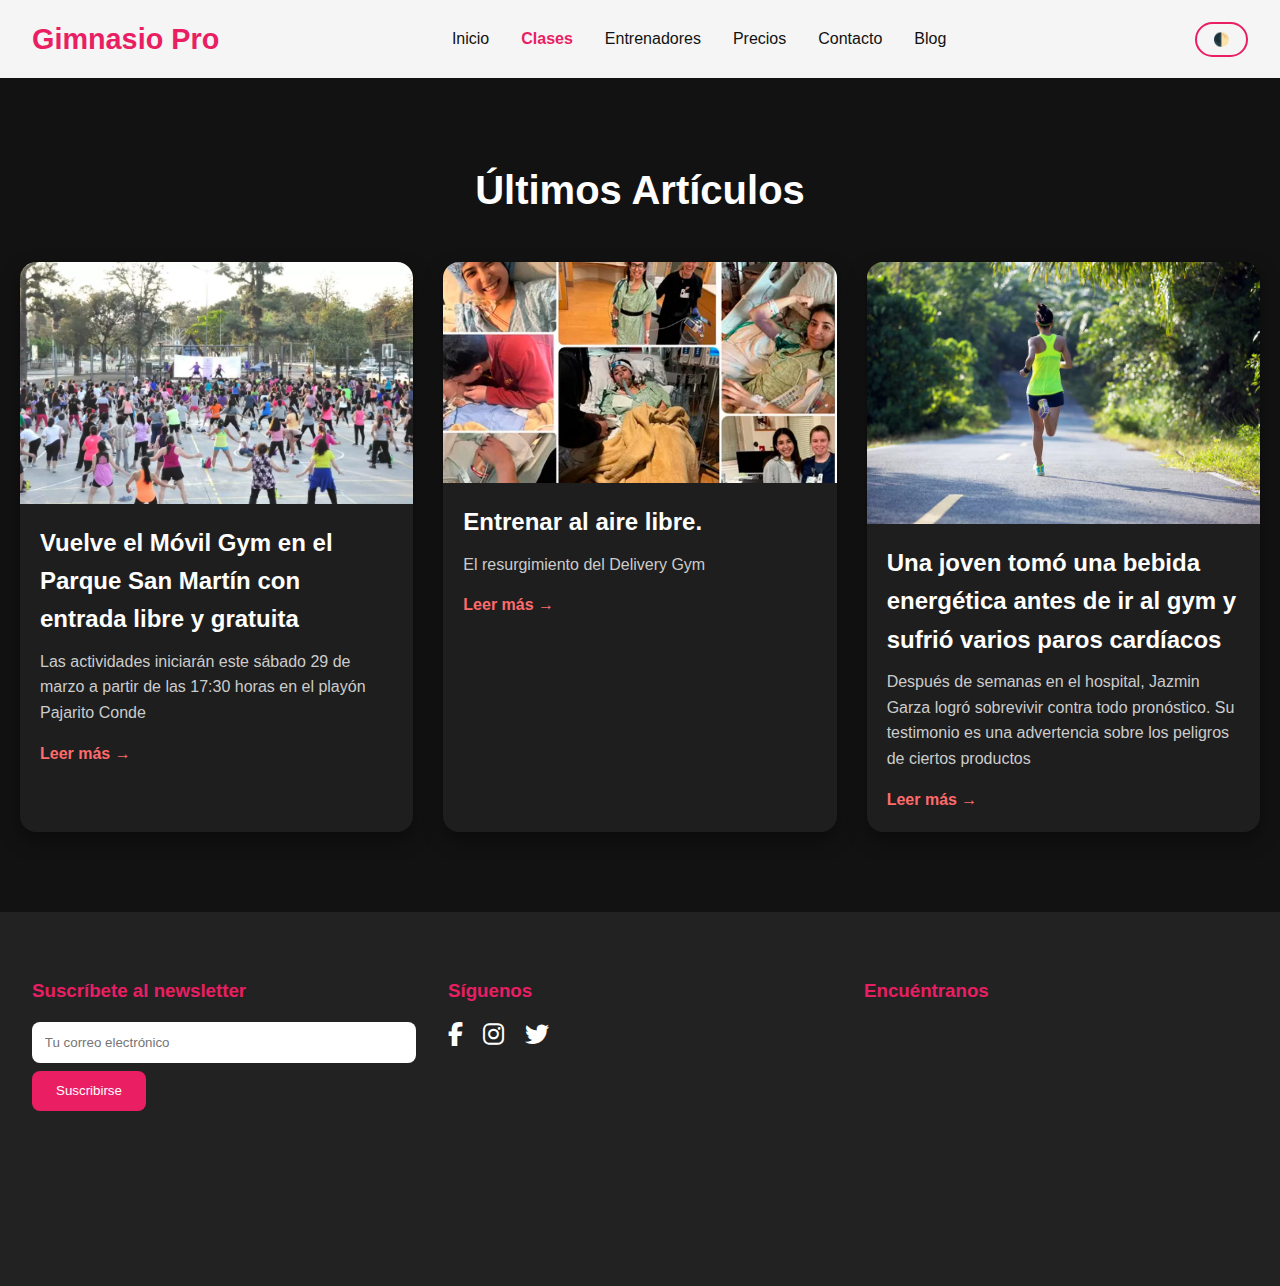
<file: blog.html>
<html lang="es">
<head>
  <meta charset="UTF-8" />
  <meta name="viewport" content="width=device-width, initial-scale=1.0" />
  <title>Gimnasio Pro</title>
  <link rel="stylesheet" href="styles.css" />
  <link rel="stylesheet" href="https://cdnjs.cloudflare.com/ajax/libs/font-awesome/6.5.0/css/all.min.css">
</head>
<body>
  <!-- HEADER CON MEGA MENÚ -->
  <header>
    <nav class="mega-menu">
      <h1 class="logo">Gimnasio Pro</h1>
      <input type="checkbox" id="menu-toggle" />
      <label for="menu-toggle" class="menu-icon">☰</label>
      <ul class="menu">
        <li><a href="index.html">Inicio</a></li>
        <li><a href="clases.html" class="activo">Clases</a></li>
        <li><a href="entrenadores.html">Entrenadores</a></li>
        <li><a href="precios.html">Precios</a></li>
        <li><a href="contacto.html">Contacto</a></li>
        <li><a href="blog.html">Blog</a></li>
      </ul>
      <button id="toggle-dark-mode" aria-label="Alternar modo oscuro">🌓</button>
    </nav>
  </header>

  <section class="blog-section">
    <div class="container">
      <h2>Últimos Artículos</h2>
      <div class="blog-grid">
        <article class="blog-card">
          <img src="img/articulo1.webp" alt="Imagen del artículo 1">
          <div class="blog-content">
            <h3>Vuelve el Móvil Gym en el Parque San Martín con entrada libre y gratuita</h3>
            <p>Las actividades iniciarán este sábado 29 de marzo a partir de las 17:30 horas en el playón Pajarito Conde</p>
            <a href="#" class="read-more">Leer más →</a>
          </div>
        </article>
  
        <article class="blog-card">
          <img src="img/articulo2.webp" alt="Imagen del artículo 2">
          <div class="blog-content">
            <h3>Entrenar al aire libre.</h3>
            <p>El resurgimiento del Delivery Gym</p>
            <a href="#" class="read-more">Leer más →</a>
          </div>
        </article>
  
        <article class="blog-card">
          <img src="img/articulo3.webp" alt="Imagen del artículo 3">
          <div class="blog-content">
            <h3>Una joven tomó una bebida energética antes de ir al gym y sufrió varios paros cardíacos</h3>
            <p>Después de semanas en el hospital, Jazmin Garza logró sobrevivir contra todo pronóstico. Su testimonio es una advertencia sobre los peligros de ciertos productos</p>
            <a href="#" class="read-more">Leer más →</a>
          </div>
        </article>
      </div>
    </div>
  </section>
  
  

 <!-- FOOTER CON NEWSLETTER Y MAPA -->
 <footer>
    <div class="newsletter">
      <h3>Suscríbete al newsletter</h3>
      <form>
        <input type="email" placeholder="Tu correo electrónico" required>
        <button type="submit">Suscribirse</button>
      </form>
    </div>
  
    <div class="redes-sociales">
      <h3>Síguenos</h3>
      <div class="social-icons">
        <a href="#" aria-label="Facebook"><i class="fa-brands fa-facebook-f"></i></a>
        <a href="#" aria-label="Instagram"><i class="fa-brands fa-instagram"></i></a>
        <a href="#" aria-label="Twitter"><i class="fa-brands fa-twitter"></i></a>
      </div>
    </div>
  
    <div class="ubicacion">
      <h3>Encuéntranos</h3>
      <iframe
        class="map"
        src="https://www.google.com/maps/embed?pb=!1m18!1m12!1m3!1d3153.0198575988615!2d-122.41941568468294!3d37.774929279759224!2m3!1f0!2f0!3f0!3m2!1i1024!2i768!4f13.1!3m3!1m2!1s0x8085809c5f4c77e5%3A0x2e33fa89b5e7ed0f!2sSan%20Francisco!5e0!3m2!1ses!2sus!4v1610000000000"
        allowfullscreen=""
        loading="lazy"
        referrerpolicy="no-referrer-when-downgrade">
      </iframe>
    </div>
  </footer>
 <script>
  document.addEventListener("DOMContentLoaded", function () {
    const toggleBtn = document.getElementById("toggle-dark-mode");
    const root = document.documentElement;

    // Aplicar tema guardado
    const savedTheme = localStorage.getItem("theme");
    if (savedTheme === "dark") {
      root.setAttribute("data-theme", "dark");
    }

    toggleBtn.addEventListener("click", () => {
      const isDark = root.getAttribute("data-theme") === "dark";
      if (isDark) {
        root.removeAttribute("data-theme");
        localStorage.setItem("theme", "light");
      } else {
        root.setAttribute("data-theme", "dark");
        localStorage.setItem("theme", "dark");
      }
    });
  });
</script>

</body>
</html>
</file>
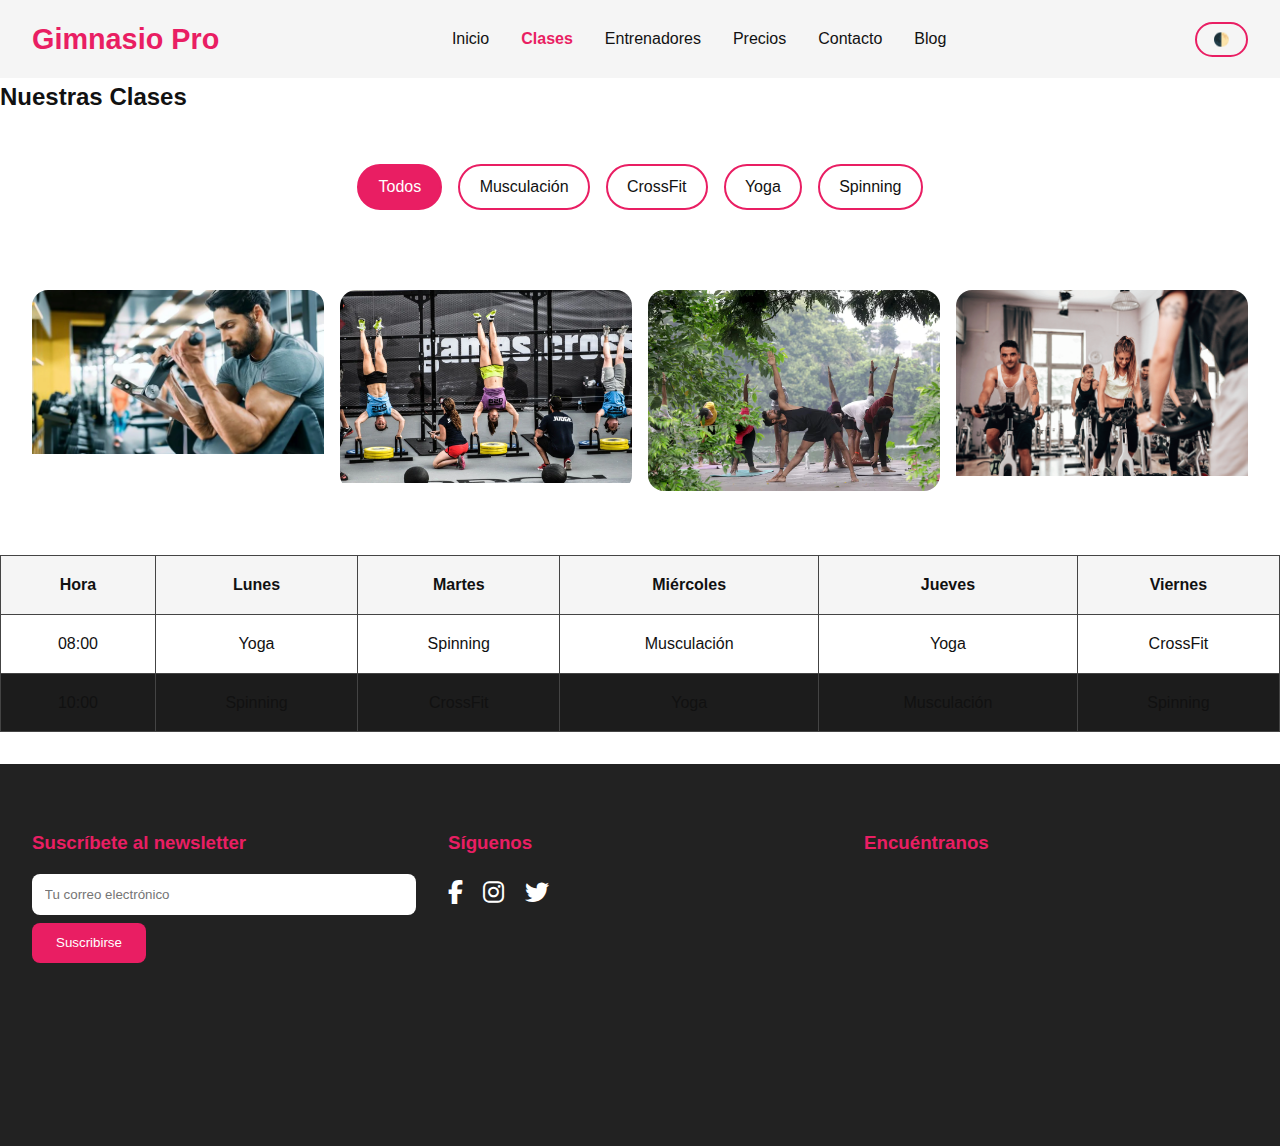
<file: clases.html>
<!DOCTYPE html>
<html lang="es">
<head>
  <meta charset="UTF-8" />
  <meta name="viewport" content="width=device-width, initial-scale=1.0" />
  <title>Clases | Gimnasio</title>
  <link rel="stylesheet" href="styles.css" />
  <link rel="stylesheet" href="https://cdnjs.cloudflare.com/ajax/libs/font-awesome/6.5.0/css/all.min.css">
</head>
<body>

  <!-- HEADER SIMPLE PARA NAVEGACIÓN -->
  <header>
    <nav class="mega-menu">
      <h1 class="logo">Gimnasio Pro</h1>
      <input type="checkbox" id="menu-toggle" />
      <label for="menu-toggle" class="menu-icon">☰</label>
      <ul class="menu">
        <li><a href="index.html">Inicio</a></li>
        <li><a href="clases.html" class="activo">Clases</a></li>
        <li><a href="entrenadores.html">Entrenadores</a></li>
        <li><a href="precios.html">Precios</a></li>
        <li><a href="contacto.html">Contacto</a></li>
        <li><a href="blog.html">Blog</a></li>
      </ul>
      <button id="toggle-dark-mode" aria-label="Alternar modo oscuro">🌓</button>
    </nav>
  </header>

  <!-- SECCIÓN DE CLASES -->
  <section id="clases">
    <h2 class="section-title">Nuestras Clases</h2>

    <!-- Filtros -->
    <div class="filtros">
      <input type="radio" id="todos" name="categoria" checked>
      <label for="todos">Todos</label>

      <input type="radio" id="musculacion" name="categoria">
      <label for="musculacion">Musculación</label>

      <input type="radio" id="crossfit" name="categoria">
      <label for="crossfit">CrossFit</label>

      <input type="radio" id="yoga" name="categoria">
      <label for="yoga">Yoga</label>

      <input type="radio" id="spinning" name="categoria">
      <label for="spinning">Spinning</label>
    </div>

    <!-- Galería -->
    <div class="galeria-clases">
      <div class="tarjeta-clase musculacion">
        <img src="img/musculacion.webp" alt="Musculación">
        <div class="overlay">Musculación - Potencia y resistencia</div>
      </div>
      <div class="tarjeta-clase crossfit">
        <img src="img/crossfit.webp" alt="CrossFit">
        <div class="overlay">CrossFit - Entrenamiento funcional</div>
      </div>
      <div class="tarjeta-clase yoga">
        <img src="img/yoga.webp" alt="Yoga">
        <div class="overlay">Yoga - Flexibilidad y calma</div>
      </div>
      <div class="tarjeta-clase spinning">
        <img src="img/Spinning.webp" alt="Spinning">
        <div class="overlay">Spinning - Cardio intenso</div>
      </div>
    </div>

    <!-- Tabla de horarios -->
    <div class="horarios">
      <table>
        <thead>
          <tr>
            <th>Hora</th>
            <th>Lunes</th>
            <th>Martes</th>
            <th>Miércoles</th>
            <th>Jueves</th>
            <th>Viernes</th>
          </tr>
        </thead>
        <tbody>
          <tr>
            <td>08:00</td>
            <td>Yoga</td>
            <td>Spinning</td>
            <td>Musculación</td>
            <td>Yoga</td>
            <td>CrossFit</td>
          </tr>
          <tr>
            <td>10:00</td>
            <td>Spinning</td>
            <td>CrossFit</td>
            <td>Yoga</td>
            <td>Musculación</td>
            <td>Spinning</td>
          </tr>
        </tbody>
      </table>
    </div>
  </section>

  
<!-- FOOTER CON NEWSLETTER Y MAPA -->
<footer>
  <div class="newsletter">
    <h3>Suscríbete al newsletter</h3>
    <form>
      <input type="email" placeholder="Tu correo electrónico" required>
      <button type="submit">Suscribirse</button>
    </form>
  </div>

  <div class="redes-sociales">
    <h3>Síguenos</h3>
    <div class="social-icons">
      <a href="#" aria-label="Facebook"><i class="fa-brands fa-facebook-f"></i></a>
      <a href="#" aria-label="Instagram"><i class="fa-brands fa-instagram"></i></a>
      <a href="#" aria-label="Twitter"><i class="fa-brands fa-twitter"></i></a>
    </div>
  </div>

  <div class="ubicacion">
    <h3>Encuéntranos</h3>
    <iframe
      class="map"
      src="https://www.google.com/maps/embed?pb=!1m18!1m12!1m3!1d3153.0198575988615!2d-122.41941568468294!3d37.774929279759224!2m3!1f0!2f0!3f0!3m2!1i1024!2i768!4f13.1!3m3!1m2!1s0x8085809c5f4c77e5%3A0x2e33fa89b5e7ed0f!2sSan%20Francisco!5e0!3m2!1ses!2sus!4v1610000000000"
      allowfullscreen=""
      loading="lazy"
      referrerpolicy="no-referrer-when-downgrade">
    </iframe>
  </div>
</footer>
 <script>
  document.addEventListener("DOMContentLoaded", function () {
    const toggleBtn = document.getElementById("toggle-dark-mode");
    const root = document.documentElement;

    // Aplicar tema guardado
    const savedTheme = localStorage.getItem("theme");
    if (savedTheme === "dark") {
      root.setAttribute("data-theme", "dark");
    }

    toggleBtn.addEventListener("click", () => {
      const isDark = root.getAttribute("data-theme") === "dark";
      if (isDark) {
        root.removeAttribute("data-theme");
        localStorage.setItem("theme", "light");
      } else {
        root.setAttribute("data-theme", "dark");
        localStorage.setItem("theme", "dark");
      }
    });
  });
</script>

</body>
</html>
</file>
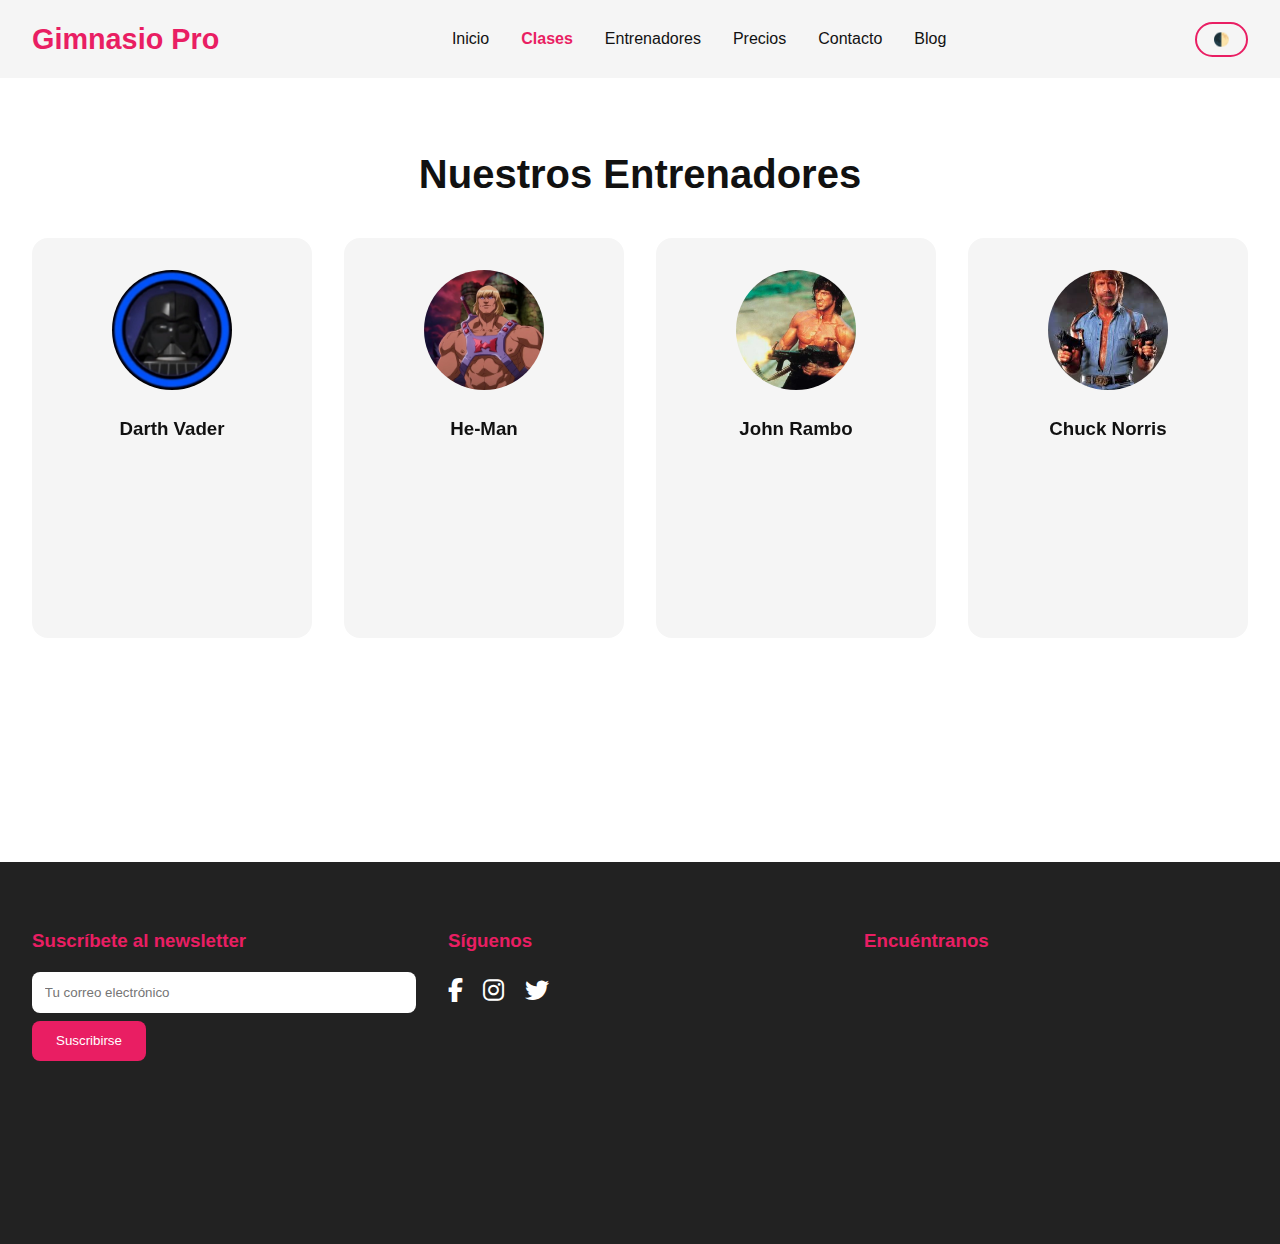
<file: entrenadores.html>
<!DOCTYPE html>
<html lang="es">
<head>
  <meta charset="UTF-8" />
  <meta name="viewport" content="width=device-width, initial-scale=1.0" />
  <title>Entrenadores | Gimnasio</title>
  <link rel="stylesheet" href="styles.css" />
  <link rel="stylesheet" href="https://cdnjs.cloudflare.com/ajax/libs/font-awesome/6.5.0/css/all.min.css">
</head>
<body>

 <!-- HEADER SIMPLE PARA NAVEGACIÓN -->
 <header>
  <nav class="mega-menu">
    <h1 class="logo">Gimnasio Pro</h1>
    <input type="checkbox" id="menu-toggle" />
    <label for="menu-toggle" class="menu-icon">☰</label>
    <ul class="menu">
      <li><a href="index.html">Inicio</a></li>
      <li><a href="clases.html" class="activo">Clases</a></li>
      <li><a href="entrenadores.html">Entrenadores</a></li>
      <li><a href="precios.html">Precios</a></li>
      <li><a href="contacto.html">Contacto</a></li>
      <li><a href="blog.html">Blog</a></li>
    </ul>
    <button id="toggle-dark-mode" aria-label="Alternar modo oscuro">🌓</button>
  </nav>
</header>

  <!-- Entrenadores -->
  <section class="entrenadores">
    <h2>Nuestros Entrenadores</h2>
    <div class="grid-entrenadores">

      <!-- Tarjeta con flip -->
      <div class="card-entrenador">
        <div class="inner">
          <div class="front">
            <img src="img/entrenador1.jpg" alt="Entrenador 1" />
            <h3>Darth Vader</h3>
          </div>
          <div class="back">
            <p>Especialista en el lado oscuro.</p>

            <div class="habilidades">
              <label>Fuerza</label>
              <div class="barra fuerza"></div>

              <label>Cardio</label>
              <div class="barra cardio"></div>

              <label>Flexibilidad</label>
              <div class="barra flexibilidad"></div>
            </div>

            <div class="rating">
              ★★★★☆
            </div>
          </div>
        </div>
      </div>

            <div class="card-entrenador">
        <div class="inner">
          <div class="front">
            <img src="img/entrenador2.jpg" alt="Entrenador 2" />
            <h3>He-Man</h3>
          </div>
          <div class="back">
            <p>Master del Universo.</p>

            <div class="habilidades">
              <label>Fuerza</label>
              <div class="barra fuerza"></div>

              <label>Cardio</label>
              <div class="barra cardio"></div>

              <label>Flexibilidad</label>
              <div class="barra flexibilidad"></div>
            </div>

            <div class="rating">
              ★★★★☆
            </div>
          </div>
        </div>
      </div>

            <div class="card-entrenador">
        <div class="inner">
          <div class="front">
            <img src="img/entrenador3.jpg" alt="Entrenador 3" />
            <h3>John Rambo</h3>
          </div>
          <div class="back">
            <p>Especialista en ejercicios militares.</p>

            <div class="habilidades">
              <label>Fuerza</label>
              <div class="barra fuerza"></div>

              <label>Cardio</label>
              <div class="barra cardio"></div>

              <label>Flexibilidad</label>
              <div class="barra flexibilidad"></div>
            </div>

            <div class="rating">
              ★★★★☆
            </div>
          </div>
        </div>
      </div>

            <div class="card-entrenador">
        <div class="inner">
          <div class="front">
            <img src="img/entrenador4.jpg" alt="Entrenador 4" />
            <h3>Chuck Norris</h3>
          </div>
          <div class="back">
            <p>Dios Multiversal.</p>

            <div class="habilidades">
              <label>Fuerza</label>
              <div class="barra fuerza"></div>

              <label>Cardio</label>
              <div class="barra cardio"></div>

              <label>Flexibilidad</label>
              <div class="barra flexibilidad"></div>
            </div>

            <div class="rating">
              ★★★★★
            </div>
          </div>
        </div>
      </div>


    

    </div>
  </section>

<!-- FOOTER CON NEWSLETTER Y MAPA -->
<footer>
  <div class="newsletter">
    <h3>Suscríbete al newsletter</h3>
    <form>
      <input type="email" placeholder="Tu correo electrónico" required>
      <button type="submit">Suscribirse</button>
    </form>
  </div>

  <div class="redes-sociales">
    <h3>Síguenos</h3>
    <div class="social-icons">
      <a href="#" aria-label="Facebook"><i class="fa-brands fa-facebook-f"></i></a>
      <a href="#" aria-label="Instagram"><i class="fa-brands fa-instagram"></i></a>
      <a href="#" aria-label="Twitter"><i class="fa-brands fa-twitter"></i></a>
    </div>
  </div>

  <div class="ubicacion">
    <h3>Encuéntranos</h3>
    <iframe
      class="map"
      src="https://www.google.com/maps/embed?pb=!1m18!1m12!1m3!1d3153.0198575988615!2d-122.41941568468294!3d37.774929279759224!2m3!1f0!2f0!3f0!3m2!1i1024!2i768!4f13.1!3m3!1m2!1s0x8085809c5f4c77e5%3A0x2e33fa89b5e7ed0f!2sSan%20Francisco!5e0!3m2!1ses!2sus!4v1610000000000"
      allowfullscreen=""
      loading="lazy"
      referrerpolicy="no-referrer-when-downgrade">
    </iframe>
  </div>
</footer>
  <script>
    document.addEventListener("DOMContentLoaded", function () {
      const toggleBtn = document.getElementById("toggle-dark-mode");
      const root = document.documentElement;
  
      // Aplicar tema guardado
      const savedTheme = localStorage.getItem("theme");
      if (savedTheme === "dark") {
        root.setAttribute("data-theme", "dark");
      }
  
      toggleBtn.addEventListener("click", () => {
        const isDark = root.getAttribute("data-theme") === "dark";
        if (isDark) {
          root.removeAttribute("data-theme");
          localStorage.setItem("theme", "light");
        } else {
          root.setAttribute("data-theme", "dark");
          localStorage.setItem("theme", "dark");
        }
      });
    });
  </script>
</body>
</html>
</file>
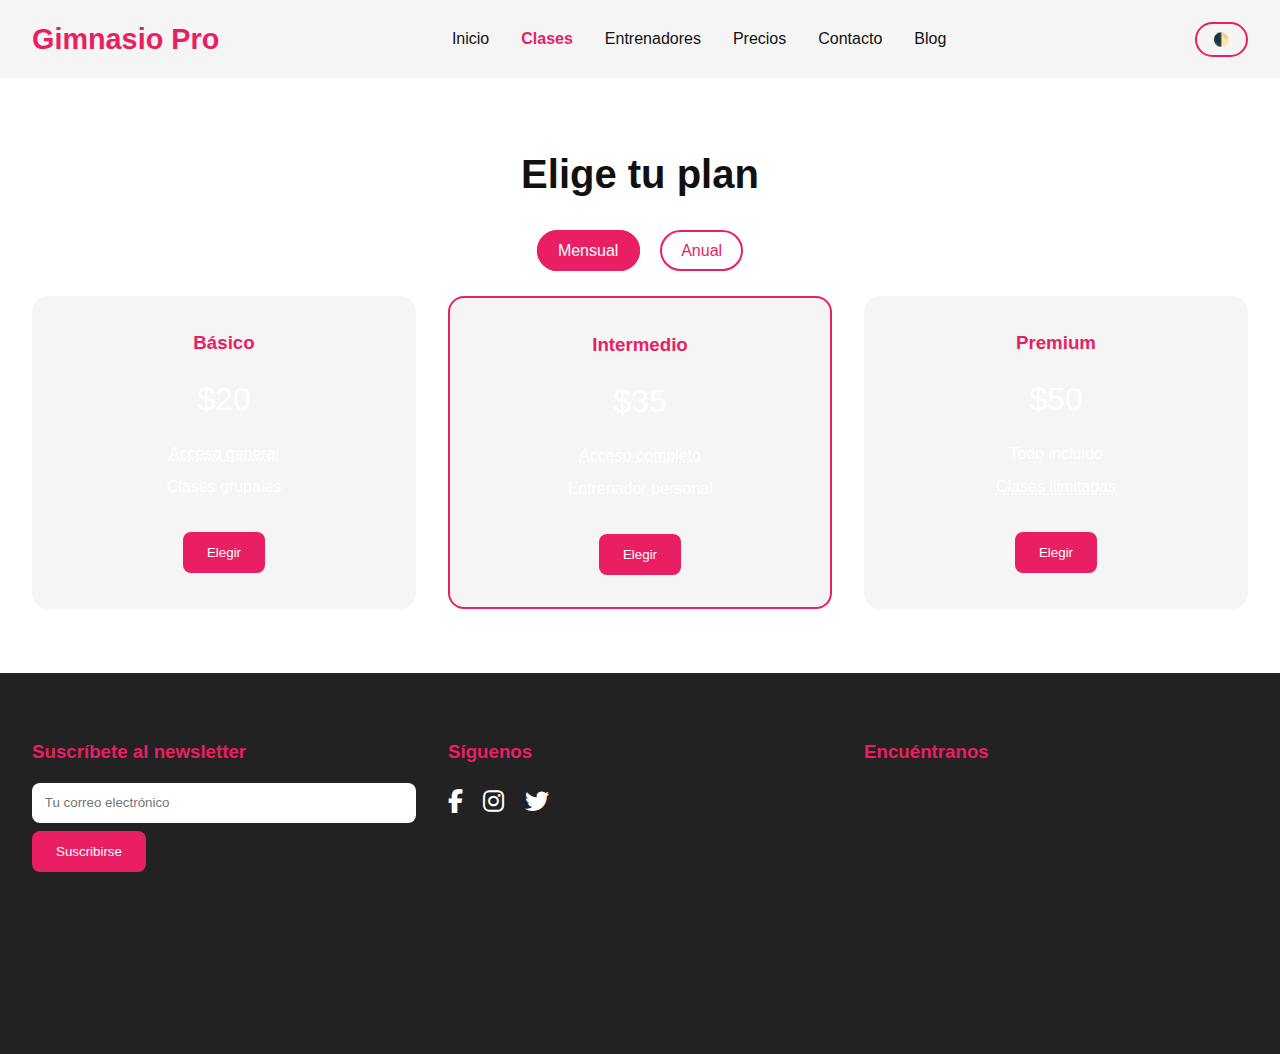
<file: precios.html>
<!DOCTYPE html>
<html lang="es">
<head>
  <meta charset="UTF-8" />
  <meta name="viewport" content="width=device-width, initial-scale=1.0"/>
  <title>Planes | Gimnasio</title>
  <link rel="stylesheet" href="styles.css" />
  <link rel="stylesheet" href="https://cdnjs.cloudflare.com/ajax/libs/font-awesome/6.5.0/css/all.min.css">
</head>
<body>

  <!-- Header con mega menú -->
    <header>
    <nav class="mega-menu">
      <h1 class="logo">Gimnasio Pro</h1>
      <input type="checkbox" id="menu-toggle" />
      <label for="menu-toggle" class="menu-icon">☰</label>
      <ul class="menu">
        <li><a href="index.html">Inicio</a></li>
        <li><a href="clases.html" class="activo">Clases</a></li>
        <li><a href="entrenadores.html">Entrenadores</a></li>
        <li><a href="precios.html">Precios</a></li>
        <li><a href="contacto.html">Contacto</a></li>
        <li><a href="blog.html">Blog</a></li>
      </ul>
      <button id="toggle-dark-mode" aria-label="Alternar modo oscuro">🌓</button>
    </nav>
  </header>

  <!-- Sección de planes -->
  <section class="planes">
    <h2>Elige tu plan</h2>

    <div class="toggle-precios">
      <input type="radio" name="tipo-plan" id="mensual" checked>
      <label for="mensual">Mensual</label>
      <input type="radio" name="tipo-plan" id="anual">
      <label for="anual">Anual</label>
    </div>

    <div class="tabla-planes">
      <div class="plan" data-tipo="mensual">
        <h3>Básico</h3>
        <p class="precio" data-mensual="$20" data-anual="$200">$20</p>
        <ul>
          <li><span class="tooltip">Acceso general<span>Incluye área de pesas</span></span></li>
          <li>Clases grupales</li>
        </ul>
        <button>Elegir</button>
      </div>
      <div class="plan destacado" data-tipo="mensual">
        <h3>Intermedio</h3>
        <p class="precio" data-mensual="$35" data-anual="$350">$35</p>
        <ul>
          <li><span class="tooltip">Acceso completo<span>Incluye spa y cardio</span></span></li>
          <li>Entrenador personal</li>
        </ul>
        <button>Elegir</button>
      </div>
      <div class="plan" data-tipo="mensual">
        <h3>Premium</h3>
        <p class="precio" data-mensual="$50" data-anual="$500">$50</p>
        <ul>
          <li>Todo incluido</li>
          <li><span class="tooltip">Clases ilimitadas<span>Yoga, Spinning y más</span></span></li>
        </ul>
        <button>Elegir</button>
      </div>

      <div class="plan" data-tipo="anual">
        <h3>Básico</h3>
        <p class="precio" data-mensual="$20" data-anual="$200">$200</p>
        <ul>
          <li><span class="tooltip">Acceso general<span>Incluye área de pesas</span></span></li>
          <li>Clases grupales</li>
        </ul>
        <button>Elegir</button>
      </div>
      <div class="plan destacado" data-tipo="anual">
        <h3>Intermedio</h3>
        <p class="precio" data-mensual="$35" data-anual="$350">$350</p>
        <ul>
          <li><span class="tooltip">Acceso completo<span>Incluye spa y cardio</span></span></li>
          <li>Entrenador personal</li>
        </ul>
        <button>Elegir</button>
      </div>
      <div class="plan" data-tipo="anual">
        <h3>Premium</h3>
        <p class="precio" data-mensual="$50" data-anual="$500">$500</p>
        <ul>
          <li>Todo incluido</li>
          <li><span class="tooltip">Clases ilimitadas<span>Yoga, Spinning y más</span></span></li>
        </ul>
        <button>Elegir</button>
      </div>
    </div>
  </section>
<script>
  document.addEventListener("DOMContentLoaded", function () {
    const mensualRadio = document.getElementById("mensual");
    const anualRadio = document.getElementById("anual");
    const planes = document.querySelectorAll(".plan");

    function actualizarPlanes() {
      const tipo = mensualRadio.checked ? "mensual" : "anual";

      planes.forEach(plan => {
        if (plan.getAttribute("data-tipo") === tipo) {
          plan.style.display = "block";
        } else {
          plan.style.display = "none";
        }
      });
    }

    mensualRadio.addEventListener("change", actualizarPlanes);
    anualRadio.addEventListener("change", actualizarPlanes);

    // Inicializar al cargar
    actualizarPlanes();
  });
</script>


 <!-- FOOTER CON NEWSLETTER Y MAPA -->
 <footer>
    <div class="newsletter">
      <h3>Suscríbete al newsletter</h3>
      <form>
        <input type="email" placeholder="Tu correo electrónico" required>
        <button type="submit">Suscribirse</button>
      </form>
    </div>
  
    <div class="redes-sociales">
      <h3>Síguenos</h3>
      <div class="social-icons">
        <a href="#" aria-label="Facebook"><i class="fa-brands fa-facebook-f"></i></a>
        <a href="#" aria-label="Instagram"><i class="fa-brands fa-instagram"></i></a>
        <a href="#" aria-label="Twitter"><i class="fa-brands fa-twitter"></i></a>
      </div>
    </div>
  
    <div class="ubicacion">
      <h3>Encuéntranos</h3>
      <iframe
        class="map"
        src="https://www.google.com/maps/embed?pb=!1m18!1m12!1m3!1d3153.0198575988615!2d-122.41941568468294!3d37.774929279759224!2m3!1f0!2f0!3f0!3m2!1i1024!2i768!4f13.1!3m3!1m2!1s0x8085809c5f4c77e5%3A0x2e33fa89b5e7ed0f!2sSan%20Francisco!5e0!3m2!1ses!2sus!4v1610000000000"
        allowfullscreen=""
        loading="lazy"
        referrerpolicy="no-referrer-when-downgrade">
      </iframe>
    </div>
  </footer>
  <script>
    document.addEventListener("DOMContentLoaded", function () {
      const toggleBtn = document.getElementById("toggle-dark-mode");
      const root = document.documentElement;
  
      // Aplicar tema guardado
      const savedTheme = localStorage.getItem("theme");
      if (savedTheme === "dark") {
        root.setAttribute("data-theme", "dark");
      }
  
      toggleBtn.addEventListener("click", () => {
        const isDark = root.getAttribute("data-theme") === "dark";
        if (isDark) {
          root.removeAttribute("data-theme");
          localStorage.setItem("theme", "light");
        } else {
          root.setAttribute("data-theme", "dark");
          localStorage.setItem("theme", "dark");
        }
      });
    });
  </script>
</body>
</html>
</file>
<file: styles.css>
:root {
  --color-principal: #e91e63;
  --color-fondo: #ffffff;
  --color-texto: #111;
  --color-secundario: #f5f5f5;
  --transicion: 0.3s ease-in-out;
}

* {
  box-sizing: border-box;
  margin: 0;
  padding: 0;
}


/* MODO OSCURO */
[data-theme="dark"] {
  --color-fondo: #111;
  --color-texto: #fff;
  --color-secundario: #333;
}

#toggle-dark-mode {
  background: none;
  border: 2px solid var(--color-principal);
  color: var(--color-texto);
  padding: 0.5rem 1rem;
  border-radius: 2rem;
  cursor: pointer;
  margin-left: 1rem;
  transition: all var(--transicion);
}

#toggle-dark-mode:hover {
  background: var(--color-principal);
  color: #fff;
}


body {
  font-family: 'Segoe UI', sans-serif;
  background-color: var(--color-fondo);
  color: var(--color-texto);
  line-height: 1.6;
}

/* HEADER Y MEGA MENÚ */
header {
  background: var(--color-secundario);
  padding: 1rem 2rem;
  position: sticky;
  top: 0;
  z-index: 1000;
}

.mega-menu {
  display: flex;
  justify-content: space-between;
  align-items: center;
  flex-wrap: wrap;
}

.logo {
  font-size: 1.8rem;
  color: var(--color-principal);
}

.menu-icon {
  display: none;
  font-size: 2rem;
  cursor: pointer;
}

.menu {
  list-style: none;
  display: flex;
  gap: 2rem;
}

.menu a {
  color: var(--color-texto);
  text-decoration: none;
  transition: var(--transicion);
}

.menu a:hover,
.menu a.activo {
  color: var(--color-principal);
  font-weight: bold;
}

#menu-toggle {
  display: none;
}

@media (max-width: 768px) {
  .menu {
    display: none;
    flex-direction: column;
    width: 100%;
  }

  #menu-toggle:checked + .menu-icon + .menu {
    display: flex;
  }

  .menu-icon {
    display: block;
  }
}

/* HERO SECTION */
.hero {
  position: relative;
  height: 100vh;
  overflow: hidden;
}

.background-video {
  width: 100%;
  height: 100%;
  object-fit: cover;
  position: absolute;
  top: 0;
  left: 0;
  z-index: -1;
}

.hero-overlay {
  position: absolute;
  width: 100%;
  height: 100%;
  background: rgba(0, 0, 0, 0.5);
  display: flex;
  align-items: center;
  justify-content: center;
  text-align: center;
}

.animated-text {
  font-size: 3rem;
  animation: fadeInUp 2s ease-out;
}

@keyframes fadeInUp {
  from {
    opacity: 0;
    transform: translateY(30px);
  }
  to {
    opacity: 1;
    transform: translateY(0);
  }
}

/* CLASES DESTACADAS */
.clases-destacadas {
  padding: 4rem 2rem;
  text-align: center;
}

.clases-destacadas h2 {
  font-size: 2.5rem;
  margin-bottom: 2rem;
}

.cards {
  display: grid;
  grid-template-columns: repeat(auto-fit, minmax(250px, 1fr));
  gap: 2rem;
}

.card {
  background: var(--color-secundario);
  padding: 2rem;
  border-radius: 1rem;
  transition: transform var(--transicion), box-shadow var(--transicion);
  cursor: pointer;
}

.card:hover {
  transform: translateY(-10px);
  box-shadow: 0 10px 20px rgba(0,0,0,0.5);
}

/* CONTADOR ANIMADO */
.contador {
  text-align: center;
  padding: 3rem 2rem;
  font-size: 2rem;
}

.counter {
  display: inline-block;
  opacity: 0;
  animation: aparecer 2s ease-in forwards;
}

/* Animación para que aparezca */
@keyframes aparecer {
  0% {
    opacity: 0;
    transform: scale(0.8);
  }
  100% {
    opacity: 1;
    transform: scale(1);
  }
}


/* CARRUSEL DE TESTIMONIOS */
.testimonios {
  padding: 4rem 2rem;
  text-align: center;
}

.carrusel {
  position: relative;
  width: 100%;
  max-width: 600px;
  margin: 0 auto;
}

.carrusel input[type="radio"] {
  display: none;
}

.slides {
  display: flex;
  overflow: hidden;
  position: relative;
  height: 150px;
  margin-top: 2rem;
}

.slide {
  min-width: 100%;
  opacity: 0;
  position: absolute;
  top: 0;
  left: 0;
  transition: opacity var(--transicion);
}

#t1:checked ~ .slides label:nth-child(1),
#t2:checked ~ .slides label:nth-child(2),
#t3:checked ~ .slides label:nth-child(3) {
  opacity: 1;
  position: relative;
}

.slide {
  background: var(--color-secundario);
  padding: 2rem;
  border-radius: 1rem;
  box-shadow: 0 5px 15px rgba(0,0,0,0.3);
}

/* FOOTER */
footer {
  background: #222;
  color: #fff;
  padding: 4rem 2rem;
  display: grid;
  gap: 2rem;
  grid-template-columns: repeat(auto-fit, minmax(250px, 1fr));
}

footer h3 {
  color: var(--color-principal);
  margin-bottom: 1rem;
}

.newsletter input[type="email"] {
  width: 100%;
  padding: 0.8rem;
  border: none;
  border-radius: 0.5rem;
  margin-bottom: 0.5rem;
}

.newsletter button {
  padding: 0.8rem 1.5rem;
  background: var(--color-principal);
  border: none;
  color: #fff;
  border-radius: 0.5rem;
  cursor: pointer;
  transition: background var(--transicion);
}

.newsletter button:hover {
  background: #c2185b;
}

.social-icons a {
  margin-right: 1rem;
  font-size: 1.5rem;
  color: #fff;
  transition: color var(--transicion);
}

.social-icons a:hover {
  color: var(--color-principal);
}

.map {
  width: 100%;
  height: 200px;
  border: 0;
  border-radius: 0.5rem;
  overflow: hidden;
}

/* CLASES - SECCIÓN CON FILTROS */
.filtros {
  display: flex;
  flex-wrap: wrap;
  gap: 1rem;
  justify-content: center;
  margin: 3rem auto;
  max-width: 800px;
}

.filtros input[type="radio"] {
  display: none;
}

.filtros label {
  padding: 0.5rem 1.2rem;
  border: 2px solid var(--color-principal);
  border-radius: 2rem;
  cursor: pointer;
  transition: background var(--transicion), color var(--transicion);
}

.filtros input:checked + label {
  background: var(--color-principal);
  color: #fff;
}

.galeria-clases {
  display: grid;
  grid-template-columns: repeat(auto-fill, minmax(250px, 1fr));
  grid-auto-rows: masonry;
  gap: 1rem;
  padding: 2rem;
}

.tarjeta-clase {
  position: relative;
  overflow: hidden;
  border-radius: 1rem;
  transition: transform var(--transicion);
}

.tarjeta-clase img {
  width: 100%;
  height: auto;
  display: block;
  transition: transform var(--transicion);
}

.tarjeta-clase:hover img {
  transform: scale(1.1);
}

.tarjeta-clase .overlay {
  position: absolute;
  bottom: 0;
  background: rgba(0,0,0,0.7);
  color: #fff;
  width: 100%;
  padding: 1rem;
  transform: translateY(100%);
  transition: transform var(--transicion);
}

.tarjeta-clase:hover .overlay {
  transform: translateY(0);
}

/* TABLA DE HORARIOS RESPONSIVA */
.horarios {
  width: 100%;
  overflow-x: auto;
  margin: 2rem auto;
}

.horarios table {
  width: 100%;
  border-collapse: collapse;
  min-width: 600px;
}

.horarios th, .horarios td {
  padding: 1rem;
  text-align: center;
  border: 1px solid #444;
}

.horarios th {
  background: var(--color-secundario);
}

.horarios tr:nth-child(even) {
  background: #1c1c1c;
}

/* ENTRENADORES */
.entrenadores {
  padding: 4rem 2rem;
  text-align: center;
  min-height: 80vh;
  margin-bottom: 4rem;
}

.entrenadores h2 {
  font-size: 2.5rem;
  margin-bottom: 2rem;
}

.grid-entrenadores {
  display: grid;
  grid-template-columns: repeat(auto-fit, minmax(250px, 1fr));
  gap: 2rem;
  justify-items: center;
}

.card-entrenador {
  perspective: 1000px;
  width: 100%;
  max-width: 300px;
  height: 400px;
}

.card-entrenador .inner {
  width: 100%;
  height: 100%;
  transform-style: preserve-3d;
  transition: transform var(--transicion);
  position: relative;
}

.card-entrenador:hover .inner {
  transform: rotateY(180deg);
}

.card-entrenador .front,
.card-entrenador .back {
  position: absolute;
  backface-visibility: hidden;
  background: var(--color-secundario);
  padding: 2rem;
  border-radius: 1rem;
  width: 100%;
  height: 100%;
  text-align: center;
  box-sizing: border-box;
}

.card-entrenador .front {
  z-index: 2;
}

.card-entrenador .back {
  transform: rotateY(180deg);
}

.card-entrenador .front img {
  width: 120px;
  height: 120px;
  object-fit: cover;
  border-radius: 50%;
  margin-bottom: 1rem;
}

.habilidades label {
  display: block;
  margin: 0.5rem 0 0.2rem;
}

.habilidades .barra {
  background: #555;
  border-radius: 1rem;
  overflow: hidden;
  height: 10px;
  margin-bottom: 0.5rem;
  position: relative;
}

.habilidades .barra::after {
  content: '';
  position: absolute;
  top: 0;
  left: 0;
  height: 100%;
  background: var(--color-principal);
  animation: grow-bar 2s ease forwards;
}

.barra.fuerza::after {
  width: 90%;
}

.barra.cardio::after {
  width: 80%;
}

.barra.flexibilidad::after {
  width: 70%;
}

@keyframes grow-bar {
  from {
    width: 0;
  }
  to {
    width: 100%;
  }
}

.rating {
  font-size: 1.5rem;
  color: gold;
  margin-top: 1rem;
}

/* 🔧 Media query para móviles */
@media (max-width: 600px) {
  .card-entrenador {
    height: 420px;
  }

  .card-entrenador .front,
  .card-entrenador .back {
    padding: 1.5rem;
  }

  .card-entrenador .front img {
    width: 100px;
    height: 100px;
  }
}

/* PLANES - COMPARADOR DE PLANES */
.planes {
  padding: 4rem 2rem;
  text-align: center;
}

.planes h2 {
  font-size: 2.5rem;
  margin-bottom: 2rem;
}

.toggle-precios {
  margin-bottom: 2rem;
}

.toggle-precios input[type="radio"] {
  display: none;
}

.toggle-precios label {
  padding: 0.6rem 1.2rem;
  border: 2px solid var(--color-principal);
  border-radius: 2rem;
  margin: 0 0.5rem;
  cursor: pointer;
  transition: background var(--transicion), color var(--transicion);
  color: var(--color-principal);
  background: transparent;
}

.toggle-precios input[type="radio"]:checked + label {
  background: var(--color-principal);
  color: #fff;
}

.tabla-planes {
  display: grid;
  grid-template-columns: repeat(auto-fit, minmax(250px, 1fr));
  gap: 2rem;
  margin-top: 2rem;
}

.plan {
  background: var(--color-secundario);
  padding: 2rem;
  border-radius: 1rem;
  transition: transform var(--transicion), box-shadow var(--transicion);
  position: relative;
  color: var(--texto-principal, #fff);
}

.plan:hover {
  transform: scale(1.03);
  box-shadow: 0 10px 20px rgba(0, 0, 0, 0.4);
}

.plan h3 {
  margin-bottom: 1rem;
  color: var(--color-principal);
}

.plan .precio {
  font-size: 2rem;
  margin: 1rem 0;
  transition: color var(--transicion);
}

.plan ul {
  list-style: none;
  margin: 1rem 0;
  padding: 0;
}

.plan li {
  margin: 0.5rem 0;
}

.plan button {
  margin-top: 1rem;
  padding: 0.8rem 1.5rem;
  background: var(--color-principal);
  border: none;
  color: #fff;
  border-radius: 0.5rem;
  cursor: pointer;
  transition: background var(--transicion);
}

.plan button:hover {
  background: #c2185b;
}

.plan.destacado {
  border: 2px solid var(--color-principal);
}

/* TOOLTIP */
.tooltip {
  position: relative;
  cursor: help;
  text-decoration: underline dotted;
}

.tooltip span {
  visibility: hidden;
  background: #222;
  color: #fff;
  text-align: center;
  padding: 0.5rem;
  border-radius: 0.5rem;
  position: absolute;
  z-index: 10;
  bottom: 125%;
  left: 50%;
  transform: translateX(-50%);
  opacity: 0;
  transition: opacity var(--transicion);
  width: max-content;
  max-width: 200px;
  pointer-events: none;
}

.tooltip:hover span {
  visibility: visible;
  opacity: 1;
}


/*Contactos*/
.contacto {
  padding: 4rem 2rem;
  background: var(--color-fondo);
  color: var(--color-texto);
  text-align: center;
}

.contacto h2 {
  font-size: 2.5rem;
  margin-bottom: 2rem;
}

.contenedor-contacto {
  display: grid;
  grid-template-columns: repeat(auto-fit, minmax(280px, 1fr));
  gap: 3rem;
  max-width: 1000px;
  margin: 0 auto;
  align-items: start;
}

.formulario-contacto {
  display: flex;
  flex-direction: column;
  gap: 1rem;
  text-align: left;
}

.formulario-contacto input,
.formulario-contacto textarea {
  padding: 0.8rem;
  border: 2px solid var(--color-secundario);
  border-radius: 0.5rem;
  font-size: 1rem;
  background: #fdfdfd;
}

.formulario-contacto button {
  background: var(--color-principal);
  color: #fff;
  border: none;
  padding: 0.8rem 1.5rem;
  font-size: 1rem;
  border-radius: 0.5rem;
  cursor: pointer;
  transition: background var(--transicion);
}

.formulario-contacto button:hover {
  background: #c2185b;
}

.formulario-contacto .mensaje-exito {
  color: green;
  margin-top: 0.5rem;
  font-weight: bold;
}

.info-contacto h3 {
  margin-top: 1rem;
  font-size: 1.2rem;
  color: var(--color-principal);
}

.info-contacto p {
  margin-bottom: 1rem;
}

.contacto-redes a {
  margin: 0 0.5rem;
  font-size: 1.5rem;
  color: var(--color-texto);
  transition: color var(--transicion);
}

.contacto-redes a:hover {
  color: var(--color-principal);
}

/* Blog */
.blog-section {
  padding: 80px 20px;
  background-color: #f9f9f9;
}

.blog-section h2 {
  text-align: center;
  font-size: 2.5rem;
  margin-bottom: 40px;
}

.blog-grid {
  display: grid;
  grid-template-columns: repeat(auto-fit, minmax(280px, 1fr));
  gap: 30px;
}

.blog-card {
  background-color: #fff;
  border-radius: 16px;
  overflow: hidden;
  box-shadow: 0 8px 20px rgba(0, 0, 0, 0.08);
  transition: transform 0.3s ease;
}

.blog-card:hover {
  transform: translateY(-5px);
}

.blog-card img {
  width: 100%;
  height: auto;
  display: block;
}

.blog-content {
  padding: 20px;
}

.blog-content h3 {
  font-size: 1.5rem;
  margin-bottom: 10px;
}

.blog-content p {
  color: #555;
  font-size: 1rem;
  margin-bottom: 15px;
}

.read-more {
  text-decoration: none;
  color: #e63946;
  font-weight: bold;
  transition: color 0.3s ease;
}

.read-more:hover {
  color: #a4161a;
}

.blog-section {
  padding: 80px 20px;
  background-color: #121212;
  color: #e0e0e0;
}

.blog-section h2 {
  text-align: center;
  font-size: 2.5rem;
  margin-bottom: 40px;
  color: #ffffff;
}

.blog-grid {
  display: grid;
  grid-template-columns: repeat(auto-fit, minmax(280px, 1fr));
  gap: 30px;
}

.blog-card {
  background-color: #1e1e1e;
  border-radius: 16px;
  overflow: hidden;
  box-shadow: 0 8px 20px rgba(0, 0, 0, 0.4);
  transition: transform 0.3s ease;
}

.blog-card:hover {
  transform: translateY(-5px);
}

.blog-card img {
  width: 100%;
  height: auto;
  display: block;
}

.blog-content {
  padding: 20px;
}

.blog-content h3 {
  font-size: 1.5rem;
  margin-bottom: 10px;
  color: #ffffff;
}

.blog-content p {
  color: #cccccc;
  font-size: 1rem;
  margin-bottom: 15px;
}

.read-more {
  text-decoration: none;
  color: #ff6b6b;
  font-weight: bold;
  transition: color 0.3s ease;
}

.read-more:hover {
  color: #ff8787;
}

.error {
  color: #e63946;
  font-size: 0.85rem;
  margin-top: 0.2rem;
  display: block;
}

input:invalid,
textarea:invalid {
  border: 1px solid #e63946;
}

input:valid,
textarea:valid {
  border: 1px solid #4caf50;
}

.mensaje-exito {
  color: #4caf50;
  margin-top: 1rem;
  font-weight: bold;
}
</file>
